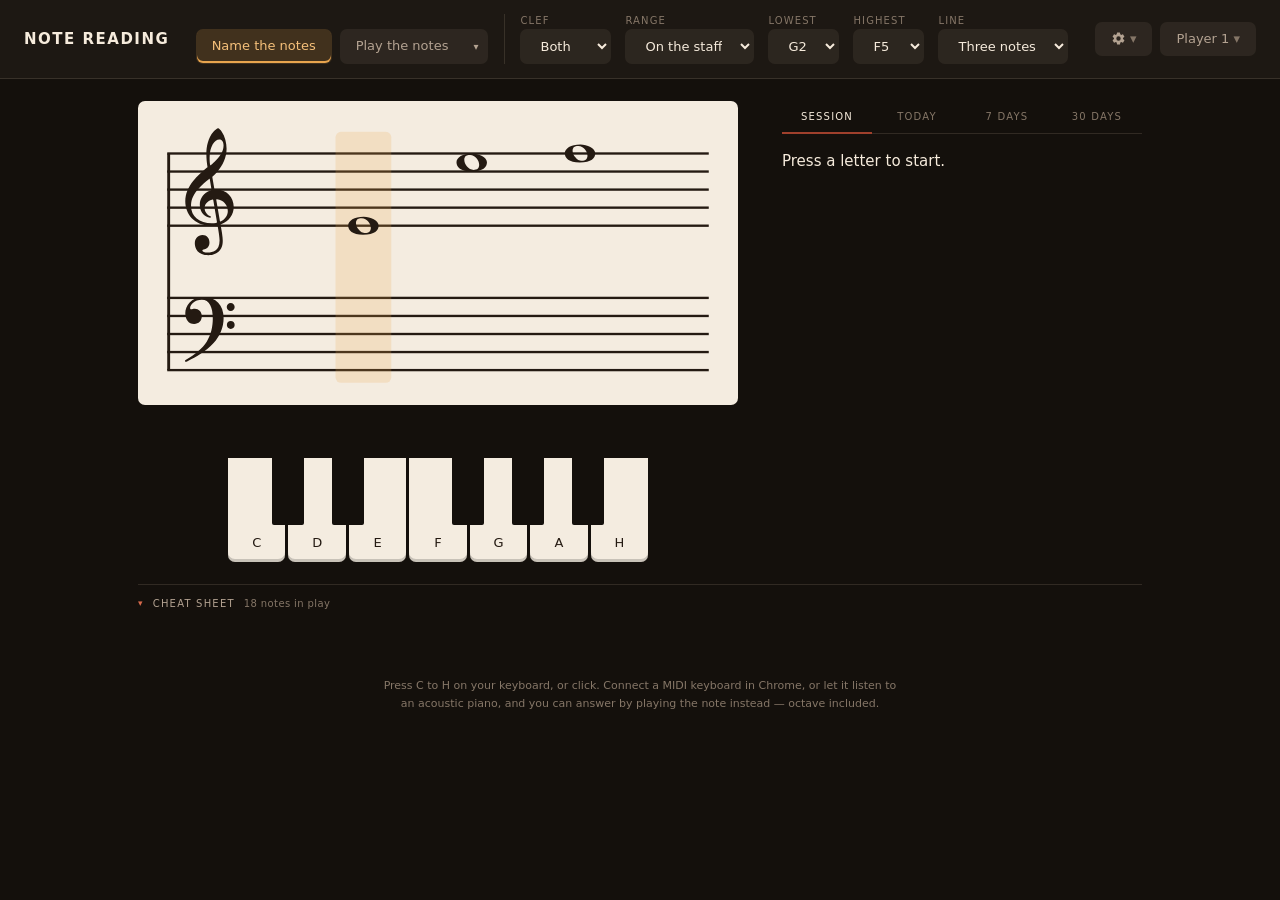
<file: index.html>
<!doctype html>
<html lang="en">
  <head>
    <meta charset="utf-8" />
    <meta name="viewport" content="width=device-width, initial-scale=1" />
    <title>Note reading</title>
    <link rel="stylesheet" href="style.css" />
  </head>
  <body>
    <header>
      <div class="bar">
        <h1>Note reading</h1>

        <!-- Everything you set, on one line and in two groups: which deck,
             then what it asks for. Playing is a split button — the deck is
             the button, and its caret opens what it is played into, anchored
             to the button so opening it covers the page rather than pushing
             it down. Naming has nothing of its own to set up. -->
        <div class="middle">
          <div class="decks">
            <button id="name-deck" class="deck" type="button" aria-pressed="true">
              Name the notes
            </button>

            <span id="play-split" class="deck-split">
              <button id="play-deck" class="deck" type="button" aria-pressed="false">
                Play the notes
              </button>
              <button
                id="play-open"
                class="deck-caret"
                type="button"
                popovertarget="play-menu"
                aria-expanded="false"
                title="What to play into"
              ></button>

              <!-- A choice, not a readout: whichever row is lit is the one
                   answering. They were two lines of status that looked like
                   options, which left no way to say "use the microphone" when
                   a MIDI keyboard was also plugged in. -->
              <div id="play-menu" class="popmenu" popover>
                <p class="menu-head">Playing into</p>
                <button id="use-midi" class="source-row" type="button">
                  <span class="source-label">MIDI keyboard</span>
                  <span id="midi-status" class="source-what"></span>
                </button>
                <button id="use-mic" class="source-row" type="button">
                  <span class="source-label">Microphone</span>
                  <span id="mic-status" class="source-what"></span>
                  <span id="mic-level" hidden>
                    <span class="meter">
                      <span id="mic-fill" class="meter-fill"></span>
                      <span id="mic-mark" class="meter-mark"></span>
                    </span>
                  </span>
                </button>
                <button id="tune" class="toggle" type="button" title="Turn the microphone on first">
                  Tune to my piano
                </button>
                <button id="check" class="toggle" type="button" title="Turn the microphone on first">
                  Test with four notes
                </button>
                <button id="debug-record" class="toggle" type="button" title="Turn the microphone on first">
                  Record for debugging
                </button>
                <p id="tuning-result" class="source-alt" hidden></p>
              </div>
            </span>
          </div>

          <!-- What the drill asks for, behind a rule: the same bar, the other
               group. Left to right in the order they compose — clef, then how
               far past it, then the two pitch limits — and last how many of
               those notes to read at once. -->
          <div class="controls">
            <span class="setting">
              <label for="clefs">Clef</label>
              <select id="clefs">
                <option value="both">Both</option>
                <option value="treble">Treble</option>
                <option value="bass">Bass</option>
              </select>
            </span>
            <span class="setting">
              <label for="ledgers">Range</label>
              <select id="ledgers">
                <option value="0">On the staff</option>
                <option value="1">One ledger</option>
                <option value="2">Two ledgers</option>
              </select>
            </span>
            <span class="setting">
              <label for="lowest">Lowest</label>
              <select id="lowest"></select>
            </span>
            <span class="setting">
              <label for="highest">Highest</label>
              <select id="highest"></select>
            </span>
            <span class="setting">
              <label for="sequence">Line</label>
              <select id="sequence">
                <option value="1">One note</option>
                <option value="2">Two notes</option>
                <option value="3">Three notes</option>
                <option value="4">Four notes</option>
              </select>
            </span>
          </div>
        </div>

        <div class="bar-end">
          <!-- Settings that belong to neither deck in particular. -->
          <button
            id="settings-button"
            class="chip"
            type="button"
            popovertarget="settings-menu"
            aria-expanded="false"
            aria-label="Settings"
            title="Settings"
          >
            <svg class="cog" viewBox="0 0 24 24" aria-hidden="true">
              <path
                d="M19.14 12.94a7.1 7.1 0 0 0 0-1.88l2.03-1.58a.5.5 0 0 0 .12-.64l-1.92-3.32a.5.5 0 0 0-.61-.22l-2.39.96a7 7 0 0 0-1.62-.94l-.36-2.54a.5.5 0 0 0-.5-.42h-3.84a.5.5 0 0 0-.49.42l-.36 2.54a7.3 7.3 0 0 0-1.62.94l-2.39-.96a.5.5 0 0 0-.61.22L2.71 8.84a.5.5 0 0 0 .12.64l2.03 1.58a7.1 7.1 0 0 0 0 1.88l-2.03 1.58a.5.5 0 0 0-.12.64l1.92 3.32a.5.5 0 0 0 .61.22l2.39-.96c.5.38 1.04.7 1.62.94l.36 2.54a.5.5 0 0 0 .49.42h3.84a.5.5 0 0 0 .5-.42l.36-2.54a7 7 0 0 0 1.62-.94l2.39.96a.5.5 0 0 0 .61-.22l1.92-3.32a.5.5 0 0 0-.12-.64zM12 15.5a3.5 3.5 0 1 1 0-7 3.5 3.5 0 0 1 0 7z"
              />
            </svg>
          </button>
          <div id="settings-menu" class="popmenu" popover>
            <p class="menu-head">Sound</p>
            <label class="setting-check" for="sound">
              <input id="sound" type="checkbox" /> Hear the note when I answer
            </label>
          </div>

          <button
            id="player-button"
            class="chip"
            type="button"
            popovertarget="player-menu"
            aria-expanded="false"
          >
            <span id="player-name">Player</span>
          </button>
          <div id="player-menu" class="popmenu" popover>
            <p class="menu-head">Who is practising</p>
            <div id="player-list"></div>
            <button id="player-add" class="menu-item" type="button">Add player…</button>
            <button id="player-rename" class="menu-item" type="button">Rename…</button>

            <p class="menu-head">The record</p>
            <button id="history-export" class="menu-item" type="button">Export…</button>
            <label class="menu-item" for="history-import">Import…</label>
            <input id="history-import" type="file" accept="application/json,.json" />
            <button id="reset" class="menu-item" type="button">Start over</button>
          </div>
        </div>
      </div>

      <div id="name-form" class="bar bar-settings" hidden>
        <label for="name-input">Name</label>
        <input id="name-input" type="text" maxlength="40" autocomplete="off" />
        <button id="name-save" class="toggle" type="button">Save</button>
        <button id="name-cancel" class="toggle" type="button">Cancel</button>
      </div>
    </header>

    <main>
      <div class="drill">
        <div class="sheet">
          <svg id="staff" class="stave" viewBox="-4 -12 268 124" role="img" aria-label="Notes to read on a grand staff"></svg>
        </div>

        <p id="verdict" class="verdict" role="status" aria-live="polite"></p>

        <!-- While the microphone is open: the level against what a strike
             has to clear right now, and what became of the last few strikes,
             newest first — the ones that answered nothing included. -->
        <div id="listen" class="listen" hidden>
          <span class="meter">
            <span id="listen-fill" class="meter-fill"></span>
            <span id="listen-mark" class="meter-mark"></span>
          </span>
          <ol id="strikes" class="strikes" aria-label="What the microphone heard, newest first"></ol>
          <p id="debug-bar" class="debug-bar" hidden>
            <span class="debug-dot" aria-hidden="true"></span>
            Recording <span id="debug-time">0:00</span>
            <button id="debug-save" class="toggle" type="button">Stop and save</button>
          </p>
        </div>

        <div class="keyboard">
          <div id="answers"></div>
          <div class="black-keys" aria-hidden="true">
            <span class="black-key" style="left: 10.5%"></span>
            <span class="black-key" style="left: 24.8%"></span>
            <span class="black-key" style="left: 53.4%"></span>
            <span class="black-key" style="left: 67.6%"></span>
            <span class="black-key" style="left: 81.9%"></span>
          </div>
        </div>

        <div id="tuning" hidden>
          <p id="tuning-prompt"></p>
          <div id="tuning-keys" class="sheet"></div>
          <p class="tuning-hint">The dot is middle C. Black keys are only there to find your place by.</p>
          <button id="tuning-stop" class="toggle" type="button">Stop tuning</button>
        </div>

        <!-- Testing the microphone against a line you know: the same four
             notes over and over, and how many of each it made out. -->
        <div id="checking" hidden>
          <p id="checking-prompt"></p>
          <p id="checking-result"></p>
          <button id="checking-stop" class="toggle" type="button">Stop testing</button>
        </div>
      </div>

      <!-- The record. One panel, four spans: the session is simply the first
           of them, which is what the Show history button and its Over
           dropdown were between them saying less clearly. -->
      <aside class="record">
        <div id="tabstrip" class="tabstrip" role="tablist"></div>
        <p id="stats" class="panel-sum"></p>
        <p id="stats-vs" class="panel-vs"></p>
        <div id="breakdown" class="rows"></div>
        <p id="breakdown-key" class="panel-key" hidden></p>
      </aside>

      <section class="cheat-row">
        <button
          id="cheat-toggle"
          class="drawer-head"
          type="button"
          aria-expanded="false"
          aria-controls="cheat-sheet"
        >
          Cheat sheet <span id="cheat-count" class="drawer-note"></span>
        </button>
        <div id="cheat-sheet" hidden></div>
      </section>
    </main>

    <footer>
      <p>
        Press C to H on your keyboard, or click. Connect a MIDI keyboard in Chrome,
        or let it listen to an acoustic piano, and you can answer by playing the
        note instead — octave included.
      </p>
    </footer>

    <script type="module" src="app.js"></script>
  </body>
</html>
</file>
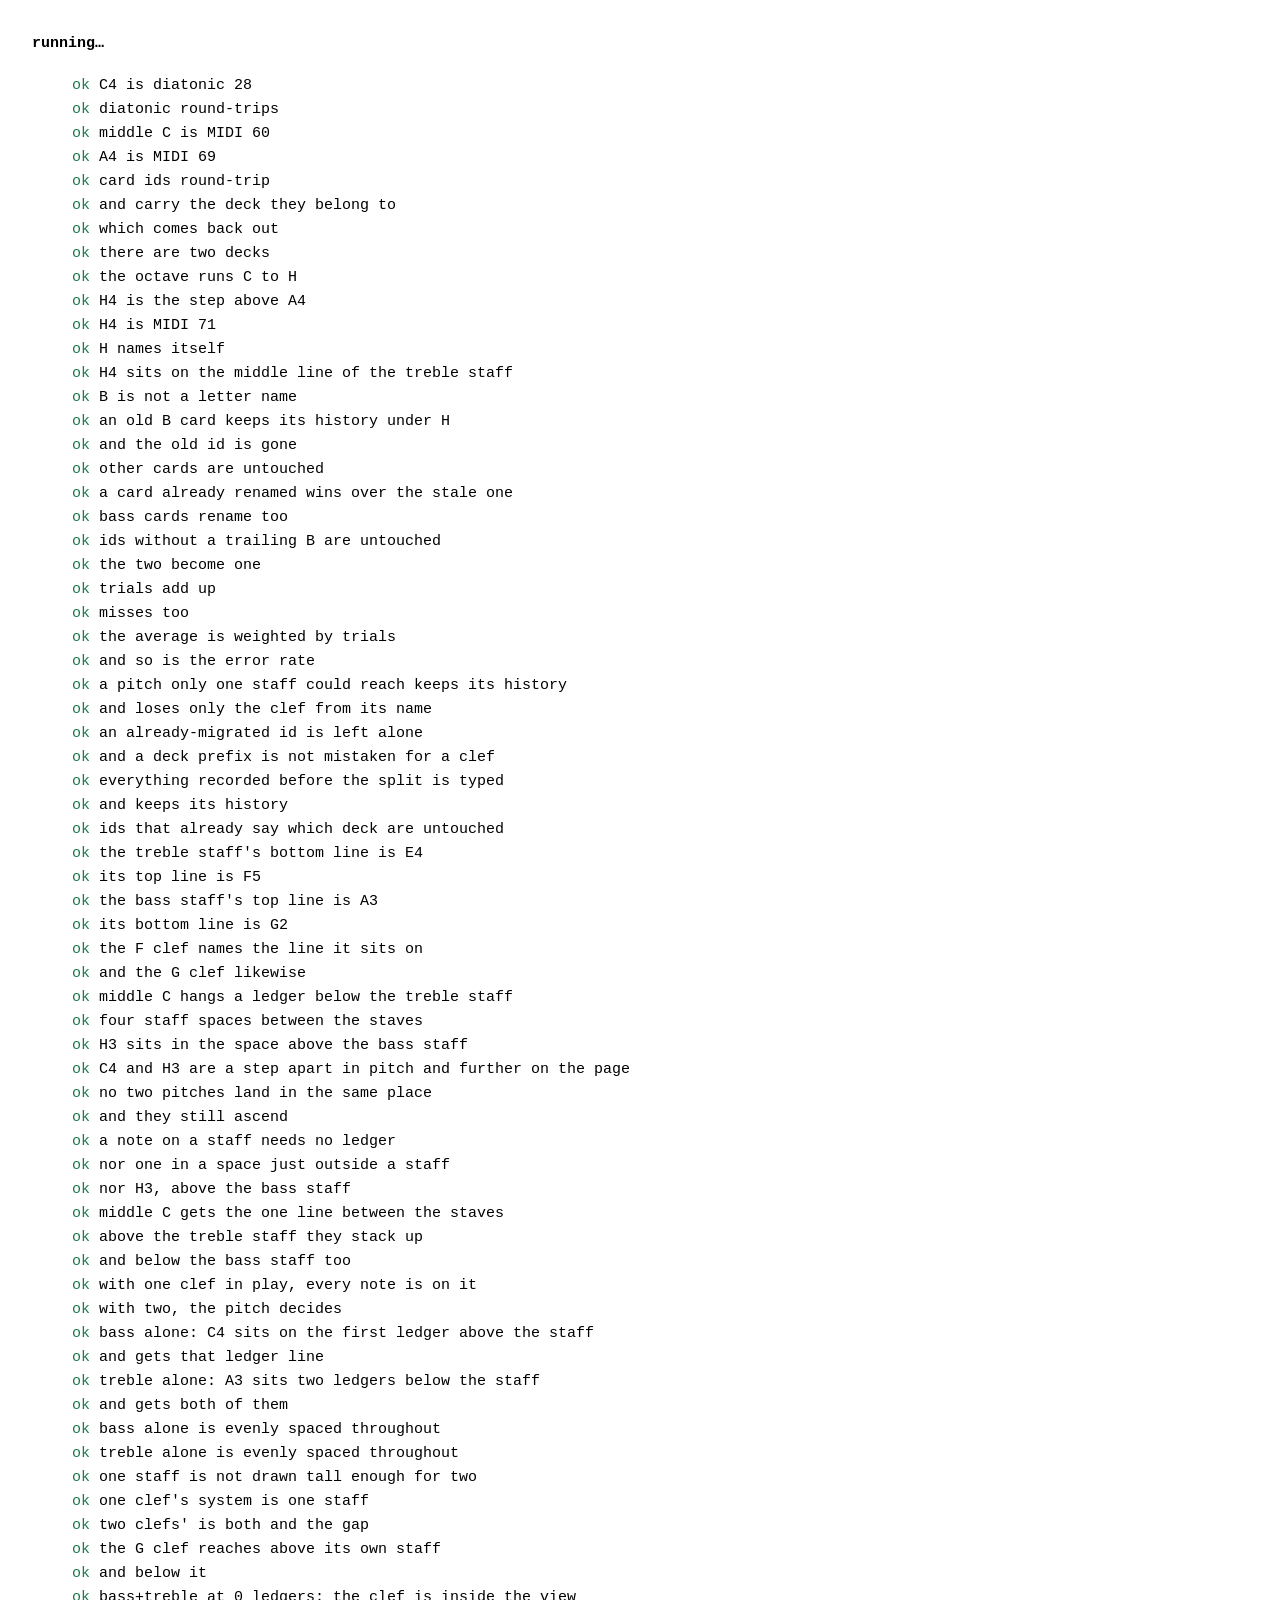
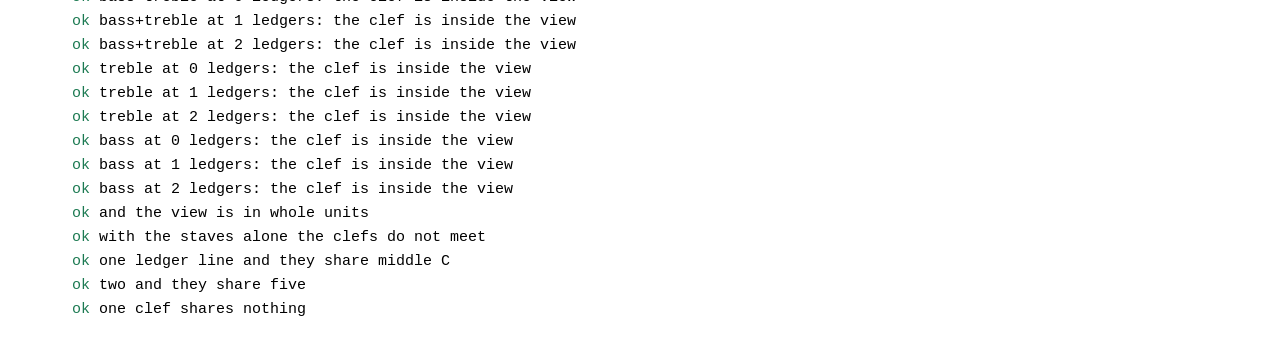
<file: tests.html>
<!doctype html>
<html lang="en">
  <head>
    <meta charset="utf-8" />
    <title>Tests</title>
    <style>
      body {
        font: 15px/1.6 ui-monospace, "SF Mono", Menlo, monospace;
        margin: 32px;
        max-width: 760px;
      }
      li { list-style: none; }
      .pass::before { content: "ok   "; color: #1c7a52; }
      .fail::before { content: "FAIL "; color: #c9432c; }
      .fail { color: #c9432c; }
      #summary { font-weight: bold; margin-bottom: 18px; }
    </style>
  </head>
  <body>
    <p id="summary">running…</p>
    <ul id="out"></ul>

    <script type="module">
      // The assertions live in tests/assertions.js so that this page and
      // `node tests/run.js` check the same things. This page is only a
      // reporter.
      import { run } from "./tests/assertions.js";

      const out = document.getElementById("out");
      const { passed, failed } = run((name, ok, detail) => {
        const li = document.createElement("li");
        li.className = ok ? "pass" : "fail";
        li.textContent = name + (detail ? "  — " + detail : "");
        out.appendChild(li);
      });

      const summary = document.getElementById("summary");
      summary.textContent = `${passed} passed, ${failed} failed`;
      summary.style.color = failed ? "#c9432c" : "#1c7a52";
    </script>
  </body>
</html>
</file>
<file: style.css>
/* A jazz record's palette: a warm black room, one lit cream sheet, and red
   and orange for everything that has to catch the eye. No blue, no serif in
   the chrome — the serif survives only in the note names printed on the
   paper, where a serif belongs.
   Red and orange carry meaning rather than decorating: a slow note's bar is
   deep red and shrinks toward the line to beat, a note inside it turns amber,
   a wrong answer is red and a right one amber. */

:root {
  --sans: ui-sans-serif, system-ui, -apple-system, "Segoe UI", "Helvetica Neue", Arial, sans-serif;
  --serif: "Iowan Old Style", Palatino, "Book Antiqua", Georgia, serif;

  --night: #14100c;
  --surface: #1d1813;
  --raised: #29211a;
  --hair: rgba(255, 228, 196, 0.12);
  --edge: transparent;
  --text: #f6ebdc;
  --muted: #b3a291;
  --faint: #857667;
  --hot: #a0402c;
  --hot-lit: #d76a4c;
  --warm: #e8a44e;
  --warm-lit: #f5c07a;

  /* The sheet, and what is printed on it. Brighter than the room is dim: the
     one surface you actually read has to be lit. */
  --paper: #f4ece0;
  --ink: #241a12;
  --ink-faint: #b8a78e;
  /* Feedback has to read on cream, where amber and red both do and the
     lighter versions used on black do not. */
  --ink-right: #8a6415;
  --ink-wrong: #9e3324;

  --radius: 7px;
  --pad-y: 8px;
  --pad-x: 15px;
  --title-size: 15px;
  --title-track: 0.10em;
  --rhythm: 22px;
  --control-fill: rgba(255, 228, 196, 0.07);
  --control-fill-hover: rgba(255, 228, 196, 0.13);
  --numerals: var(--sans);
}

/* ========================================================================
   Shared structure. One rule per thing, every colour and measure a token.
   ======================================================================== */

* {
  box-sizing: border-box;
}

[hidden] {
  display: none !important;
}

:focus-visible {
  outline: 2px solid var(--warm);
  outline-offset: 2px;
}

body {
  margin: 0;
  min-height: 100vh;
  background: var(--night);
  color: var(--text);
  font-family: var(--sans);
  font-size: 13px;
  line-height: 1.5;
  -webkit-font-smoothing: antialiased;
}

/* --- header -------------------------------------------------------------- */

header {
  background: var(--surface);
  border-bottom: 1px solid var(--hair);
}

/* Full width, unlike the page below it: the title belongs at the left edge of
   the window and the player at the right, which a bar capped to the content
   column cannot do — it left both of them a couple of hundred pixels adrift
   on a wide screen. The gutter is the only thing they share with the page. */
.bar {
  padding: 14px 24px;
  display: flex;
  align-items: center;
  gap: 18px;
  flex-wrap: wrap;
}

/* Small, heavy and tracked rather than large and quiet: at this size the
   letterspacing is doing the work a serif used to be asked to do. */
h1 {
  margin: 0;
  white-space: nowrap;
  font-size: var(--title-size);
  font-weight: 700;
  letter-spacing: var(--title-track);
  text-transform: uppercase;
  color: var(--text);
}

.bar-end {
  display: flex;
  justify-content: flex-end;
  gap: 8px;
}

/* Everything you set, between the title and the player: which deck, a rule,
   and what the drill asks for. One bar rather than two, because the second
   was a strip of four selects with nothing else on it — and it wraps to a
   second line by itself when the window cannot hold one. */
.middle {
  flex: 1;
  display: flex;
  /* Bottom-aligned, not centred: the fields carry a caption above them and
     the decks do not, so centring left the two groups' buttons sitting at
     different heights. Their bottom edges are the line they share. */
  align-items: flex-end;
  justify-content: center;
  gap: 16px;
  flex-wrap: wrap;
}

.controls {
  display: flex;
  align-items: flex-end;
  align-self: stretch;
  gap: 6px 14px;
  flex-wrap: wrap;
  padding-left: 15px;
  border-left: 1px solid var(--hair);
}

/* All that is left on a bar of its own: the rename form, which appears for
   as long as it takes to type a name. */
.bar-settings {
  padding-top: 0;
  padding-bottom: 12px;
  gap: 9px;
}

/* Label above its control, not beside it. Beside it, the four fields wanted
   about 515px and pushed the decks onto a line of their own; stacked they
   want about 320, which is what lets one bar hold the lot. It is also the
   tidier arrangement: a caps label is a caption, and captions sit above. */
.setting {
  display: inline-flex;
  flex-direction: column;
  align-items: flex-start;
  gap: 2px;
}

/* Field labels are the quietest type on the page: the eye can skip them
   entirely once the drill is running. Scoped to the bar they belong to — as a
   bare element selector this reached every label on the page, and set the
   sound checkbox and the Import item in tracked capitals. */
.controls label,
.bar-settings label {
  color: var(--faint);
  font-size: 10px;
  line-height: 1.3;
  text-transform: uppercase;
  letter-spacing: 0.11em;
}

/* --- controls: filled, not outlined -------------------------------------- */

select,
.toggle,
.deck,
.deck-caret,
.chip {
  font-family: var(--sans);
  font-size: 13px;
  line-height: 1.3;
  color: var(--muted);
  background: var(--control-fill);
  border: 1px solid var(--edge);
  border-radius: var(--radius);
  padding: var(--pad-y) var(--pad-x);
  cursor: pointer;
  transition:
    color 0.13s ease,
    background-color 0.13s ease,
    border-color 0.13s ease;
}

select {
  color: var(--text);
}

select:hover,
.toggle:hover,
.chip:hover,
.deck:hover,
.deck-caret:hover {
  color: var(--text);
  background: var(--control-fill-hover);
}

.chip::after {
  content: " ▾";
  color: var(--faint);
}

.decks {
  display: flex;
  align-items: flex-end;
  gap: 8px;
}

.deck-split {
  position: relative;
  display: inline-flex;
}

.deck-split .deck {
  border-radius: var(--radius) 0 0 var(--radius);
}

/* The deck you are on is lit rather than inverted: a tint of the accent, its
   own colour for the text, and a rule under it. */
.deck[aria-pressed="true"] {
  color: var(--warm-lit);
  background: color-mix(in oklab, var(--warm) 18%, transparent);
  box-shadow: inset 0 -2px 0 var(--warm);
}

.deck-caret {
  border-radius: 0 var(--radius) var(--radius) 0;
  border-left: none;
  padding-left: 9px;
  padding-right: 9px;
  font-size: 10px;
}

.deck-caret::before {
  content: "▾";
}

.deck-caret[aria-expanded="true"] {
  color: var(--text);
}

.deck-caret[aria-expanded="true"]::before {
  content: "▴";
}

/* --- the menu that hangs off a deck -------------------------------------- */

.popmenu {
  /* Shut unless something says otherwise. Not left to the UA's own
     [popover]:not(:popover-open) { display: none }, which is an
     author-beatable rule — the same trap [hidden] sets above, and the reason
     every menu once showed at once: a display declared here outranks it. */
  display: none;
  /* Drawn in the browser's top layer, which is the whole reason for a
     popover: it cannot be laid out in the flow of the page, cannot be clipped
     by an ancestor, and needs no z-index. The cost is that the top layer is
     not laid out by the page either — the UA centres a popover in the window
     -- so app.js places each one under the button it belongs to. */
  position: fixed;
  inset: auto;
  margin: 0;
  min-width: 220px;
  padding: 12px 14px;
  background: var(--raised);
  border: 1px solid var(--hair);
  border-radius: var(--radius);
  box-shadow: 0 18px 40px rgba(0, 0, 0, 0.6);
  flex-direction: column;
  gap: 4px;
  text-align: left;
}

/* Open, either way: the browser's own state where there is a top layer, and
   a class where the fallback is hiding and showing it in place. */
.popmenu:popover-open,
.popmenu.is-open {
  display: flex;
}

/* Two labelled rows and a level meter need more room than one checkbox. */
#play-menu {
  min-width: 360px;
}

/* A row you can pick, laid out like a menu item with a label column. */
.source-row {
  font: inherit;
  font-size: 13px;
  display: flex;
  align-items: center;
  gap: 10px;
  width: 100%;
  color: var(--muted);
  background: transparent;
  border: none;
  border-radius: calc(var(--radius) / 2);
  padding: 5px 7px;
  margin: 0 -7px;
  text-align: left;
  cursor: pointer;
  transition:
    color 0.13s ease,
    background-color 0.13s ease;
}

.source-row:hover:not(:disabled) {
  background: var(--control-fill-hover);
}

/* The one that is actually feeding the drill. */
.source-row[aria-current="true"] {
  background: color-mix(in oklab, var(--warm) 14%, transparent);
}

.source-row[aria-current="true"] .source-what {
  color: var(--warm-lit);
}

.source-row:disabled {
  cursor: default;
  opacity: 0.55;
}

/* A label column, so the two sources read as a pair of alternatives — and in
   the same type as a menu item, since that is what a row is. */
.source-label {
  min-width: 8.4em;
  color: var(--faint);
  font-size: 13px;
}

.source-what {
  color: var(--text);
  font-size: 13px;
}

.source-what.is-off {
  color: var(--faint);
}

#mic-level {
  flex: 1;
  min-width: 70px;
  max-width: 170px;
}

.meter {
  position: relative;
  display: block;
  height: 6px;
  background: rgba(255, 255, 255, 0.10);
  border-radius: calc(var(--radius) / 2);
}

.meter-fill {
  display: block;
  height: 100%;
  background: var(--warm);
}

.meter-mark {
  position: absolute;
  top: -3px;
  bottom: -3px;
  width: 2px;
  background: var(--hot-lit);
}

.source-alt {
  margin: 2px 0 0;
  color: var(--faint);
  font-size: 11px;
  line-height: 1.5;
}

/* The settings button: a cog where the player's chip has a name. */
.cog {
  width: 15px;
  height: 15px;
  fill: currentColor;
  vertical-align: -3px;
}

/* Sounding the note back: a setting, in the settings menu. */
.setting-check {
  display: flex;
  align-items: center;
  gap: 9px;
  color: var(--muted);
  font-size: 13px;
  cursor: pointer;
}

.setting-check input {
  accent-color: var(--warm);
}

/* Every menu has the same anatomy: a section heading in the page's quietest
   type, then rows. Without it the player's menu was bare text on a panel and
   the two decks' menus looked like different kinds of thing — one a row of
   tracked-caps labels, the other a lone sentence. */
.menu-head {
  margin: 0;
  color: var(--faint);
  font-size: 10px;
  text-transform: uppercase;
  letter-spacing: 0.12em;
}

.menu-head:not(:first-child) {
  margin-top: 9px;
}

#player-list {
  display: flex;
  flex-direction: column;
  gap: 1px;
}

.menu-item {
  font: inherit;
  font-size: 13px;
  color: var(--muted);
  background: transparent;
  border: none;
  border-radius: calc(var(--radius) / 2);
  padding: 4px 7px;
  margin: 0 -7px;
  text-align: left;
  cursor: pointer;
  transition:
    color 0.13s ease,
    background-color 0.13s ease;
}

.menu-item:hover {
  color: var(--text);
  background: var(--control-fill-hover);
}

/* The player you are. A tick would need a column of its own; lit is enough. */
.menu-item[aria-current="true"] {
  color: var(--warm-lit);
}

label.toggle,
label.menu-item {
  cursor: pointer;
}

/* The file input hides behind its own label, which is styled as a menu item;
   a bare file input cannot be. */
#history-import {
  position: absolute;
  width: 1px;
  height: 1px;
  opacity: 0;
  pointer-events: none;
}

/* Renaming and adding a player, under the settings bar. */
#name-form {
  gap: 9px;
}

#name-input {
  font-family: var(--sans);
  font-size: 13px;
  color: var(--text);
  background: var(--control-fill);
  border: 1px solid var(--hair);
  border-radius: var(--radius);
  padding: var(--pad-y) var(--pad-x);
}

/* --- the page ------------------------------------------------------------ */

main {
  width: 100%;
  max-width: 1044px;
  margin: 0 auto;
  padding: var(--rhythm) 20px 44px;
  display: grid;
  grid-template-columns: minmax(0, 1fr) 360px;
  gap: var(--rhythm) 44px;
  align-items: start;
}

.drill {
  max-width: 600px;
}

/* The sheet is the only light surface on the page, and needs no shadow to
   say so on a black ground. */
.sheet {
  background: var(--paper);
  padding: 20px 22px;
  border-radius: var(--radius);
}

.stave {
  display: block;
  width: 100%;
  height: auto;
}

.stave .rule,
.stave .clef,
.stave .notehead {
  fill: var(--ink);
}

/* Note names under the cheat sheet's staves, in user units — so they scale
   with the engraving, and are given two units more than the drill's own type
   would need to survive being drawn at two thirds the size. */
.stave .note-label {
  fill: var(--ink);
  font-family: var(--serif);
  font-size: 13px;
  text-anchor: middle;
}

.stave .rule.is-out,
.stave .notehead.is-out,
.stave .note-label.is-out {
  fill: var(--ink-faint);
}

/* Behind the note being answered in a line. A tint rather than anything done
   to the notehead: the note being read should look like every note on a
   real page, and the ones already answered change colour on their own. */
#staff .cursor {
  fill: var(--warm);
  opacity: 0.2;
}

#staff .notehead.is-correct {
  fill: var(--ink-right);
}

#staff .notehead.is-wrong {
  fill: var(--ink-wrong);
}

.verdict {
  min-height: 1.6em;
  margin: 18px 0 10px;
  text-align: center;
  font-size: 16px;
  color: var(--muted);
}

.verdict.is-correct {
  color: var(--warm-lit);
}

.verdict.is-wrong {
  color: var(--hot-lit);
}

/* --- listening ----------------------------------------------------------- */

/* Under the verdict and as wide as the keys, so the level and what became of
   each strike sit where the eye already is while playing. */
.listen {
  max-width: 420px;
  margin: 0 auto 16px;
}

.listen .meter {
  height: 8px;
}

.strikes {
  display: flex;
  flex-wrap: wrap;
  justify-content: center;
  gap: 6px;
  min-height: 22px;
  margin: 10px 0 0;
  padding: 0;
  list-style: none;
}

.strike {
  padding: 2px 9px;
  border-radius: 999px;
  background: var(--control-fill);
  color: var(--muted);
  font-size: 12px;
  white-space: nowrap;
}

.strike.is-right {
  color: var(--warm-lit);
}

.strike.is-wrong {
  color: var(--hot-lit);
}

/* A strike that answered nothing: the thing this row exists to show, so the
   one kind with a fill of its own. */
.strike.is-lost {
  background: color-mix(in oklab, var(--hot) 32%, transparent);
  color: var(--text);
}

.strike:nth-child(n + 4) {
  opacity: 0.55;
}

/* --- the answer keys ----------------------------------------------------- */

.keyboard {
  position: relative;
  margin: 0 auto;
  max-width: 420px;
}

#answers {
  display: grid;
  grid-template-columns: repeat(7, 1fr);
  gap: 3px;
}

.answer {
  font-family: var(--sans);
  font-size: 13px;
  font-weight: 500;
  color: var(--ink);
  background: var(--paper);
  border: none;
  border-radius: 0 0 var(--radius) var(--radius);
  box-shadow: inset 0 -3px 0 rgba(0, 0, 0, 0.18);
  height: 104px;
  padding-bottom: 12px;
  display: flex;
  align-items: flex-end;
  justify-content: center;
  cursor: pointer;
}

.answer:hover {
  background: color-mix(in oklab, var(--paper) 88%, var(--warm));
}

/* Drawn but not an answer: the playing deck is answered on the instrument,
   and a letter cannot say which octave. Still legible, because which letter
   sits where is worth seeing either way. */
#answers.is-idle .answer {
  opacity: 0.4;
  cursor: default;
  box-shadow: inset 0 -2px 0 rgba(0, 0, 0, 0.18);
}

#answers.is-idle .answer:hover {
  background: var(--paper);
}

.answer.is-pressed {
  background: color-mix(in oklab, var(--paper) 70%, var(--warm));
  box-shadow: inset 0 -1px 0 rgba(0, 0, 0, 0.18);
}

.black-keys {
  position: absolute;
  inset: 0;
  pointer-events: none;
}

.black-key {
  position: absolute;
  top: 0;
  width: 7.6%;
  height: 64%;
  background: var(--night);
  border-radius: 0 0 2px 2px;
}

/* --- the record --------------------------------------------------------- */

.record {
  min-width: 0;
}

.tabstrip {
  display: flex;
  border-bottom: 1px solid var(--hair);
}

.tabstrip button {
  flex: 1;
  font: inherit;
  font-size: 10px;
  text-transform: uppercase;
  letter-spacing: 0.12em;
  color: var(--faint);
  background: transparent;
  border: none;
  border-bottom: 2px solid transparent;
  margin-bottom: -1px;
  padding: 8px 2px;
  cursor: pointer;
}

.tabstrip button:hover {
  color: var(--muted);
}

.tabstrip button[aria-selected="true"] {
  color: var(--text);
  border-bottom-color: var(--hot);
}

.panel-sum {
  margin: 16px 0 3px;
  color: var(--text);
  font-size: 15px;
  font-family: var(--numerals);
  font-variant-numeric: tabular-nums;
}

.panel-vs {
  margin: 0 0 16px;
  color: var(--faint);
  font-size: 12px;
}

.rows {
  display: flex;
  flex-direction: column;
  gap: 6px;
}

.bar-row {
  display: grid;
  grid-template-columns: 1em 2.4em 1fr 2.4em 2.8em 3.2em;
  gap: 8px;
  align-items: center;
  font-size: 12px;
  font-family: var(--numerals);
  color: var(--muted);
}

/* Recorded, but not asked for at the current range — the same fading the
   cheat sheet gives a note the limits exclude. The whole row goes, bar
   included: it is the row that is out of play, not one column of it. */
.bar-row.is-out {
  opacity: 0.45;
}

.bar-row[role="button"] {
  cursor: pointer;
}

.bar-row[role="button"]:focus-visible {
  outline: 1px solid var(--muted);
  outline-offset: 2px;
}

.bar-toggle {
  color: var(--faint);
  text-align: center;
}

.bar-row[aria-expanded="true"] .bar-toggle {
  color: var(--text);
}

/* One note's distances, indented under its row: the sign's slot and the
   name's, given to a band's label. */
.bar-bands {
  display: flex;
  flex-direction: column;
  gap: 6px;
  margin: 0 0 6px;
}

.bar-row.is-band {
  grid-template-columns: 1em 6.2em 1fr 2.4em 2.8em 3.2em;
  font-size: 11px;
}

.bar-row.is-band .bar-name {
  grid-column: 2;
  color: var(--muted);
  font-weight: 400;
}

.bar-track.is-empty {
  height: auto;
  background: none;
  color: var(--faint);
  font-family: var(--sans);
}

.bar-empty {
  margin: 0 0 6px 1.8em;
  color: var(--faint);
  font-size: 11px;
}

.bar-name {
  color: var(--text);
  font-family: var(--sans);
  font-weight: 500;
}

.bar-count,
.bar-accuracy,
.bar-time {
  text-align: right;
  font-variant-numeric: tabular-nums;
}

.bar-count,
.bar-accuracy {
  color: var(--faint);
}

.bar-track {
  position: relative;
  height: 5px;
  background: rgba(255, 255, 255, 0.07);
}

/* Slow is red and shrinks toward the line; inside it, the note turns amber. */
.bar-fill {
  display: block;
  height: 100%;
  background: var(--hot);
}

.bar-fill.is-fluent {
  background: var(--warm);
}

.bar-time.is-fluent {
  color: var(--warm-lit);
}

.bar-mark {
  position: absolute;
  top: -3px;
  bottom: -3px;
  width: 1px;
  background: var(--text);
  opacity: 0.55;
}

.panel-key {
  margin: 16px 0 0;
  color: var(--faint);
  font-size: 11px;
  line-height: 1.5;
}

/* --- the cheat sheet, downstairs ---------------------------------------- */

.cheat-row {
  grid-column: 1 / -1;
}

.drawer-head {
  width: 100%;
  display: flex;
  align-items: center;
  gap: 9px;
  font: inherit;
  font-size: 10px;
  text-transform: uppercase;
  letter-spacing: 0.12em;
  color: var(--muted);
  background: transparent;
  border: none;
  border-top: 1px solid var(--hair);
  padding: 11px 0;
  cursor: pointer;
}

.drawer-head::before {
  content: "▾";
  font-size: 9px;
  color: var(--hot-lit);
}

.drawer-note {
  color: var(--faint);
  letter-spacing: 0.04em;
  text-transform: none;
}

#cheat-sheet {
  margin-top: 4px;
  display: grid;
  gap: 18px;
}

/* The reference takes the whole row and is engraved smaller for it: its
   system is 888 user units against the drill's 308, so the same paper width
   draws it at about two thirds the size. That is the right way round — you
   read it between notes rather than while answering one — and it is what
   gives 29 notes room to sit side by side without their ledger lines
   touching. It is not capped to a fraction of the drill's scale: the width it
   needs is set by the engraving, not by a ratio. */

/* On a phone the engraving is held at a legible width and the paper scrolls. */
#cheat-sheet .sheet {
  overflow-x: auto;
}

#cheat-sheet .stave {
  min-width: 720px;
}

.cheat-clef {
  margin: 0 0 7px;
  color: var(--faint);
  font-size: 10px;
  text-transform: uppercase;
  letter-spacing: 0.12em;
}

/* --- the keyboard diagram ------------------------------------------------ */

/* The other half of the answer: which key a note is. Drawn on the same sheet
   as the staves, so it is lit the same way. */
.keys {
  display: block;
  width: 100%;
  height: auto;
  /* Twenty-nine keys shrunk to a phone are unreadable; the paper scrolls. */
  min-width: 430px;
}

.key {
  fill: var(--paper);
  stroke: var(--ink-faint);
  stroke-width: 0.6;
}

/* In play at the current settings. The staves fade what is excluded, because
   there the default is ink; here the default is a white key, so it is the
   inclusions that show. */
.key.is-in-range {
  fill: #ecd9b4;
}

.key.is-marked {
  fill: var(--ink-wrong);
}

.key-black {
  fill: var(--ink);
}

.key-label {
  fill: #6d5b46;
  font-family: var(--serif);
  font-size: 10px;
  text-anchor: middle;
}

.key-label.is-marked {
  fill: var(--ink-wrong);
  font-size: 11px;
}

.key-dot {
  fill: #6d5b46;
}

/* --- recording for debugging -------------------------------------------- */

.debug-bar {
  display: flex;
  align-items: center;
  justify-content: center;
  gap: 8px;
  margin: 12px 0 0;
  font-size: 12px;
  color: var(--muted);
  font-variant-numeric: tabular-nums;
}

.debug-dot {
  width: 8px;
  height: 8px;
  border-radius: 50%;
  background: var(--hot-lit);
}

/* --- testing with four notes ------------------------------------------- */

#checking {
  margin: 16px 0 0;
  text-align: center;
}

#checking-prompt {
  margin: 0 0 8px;
  font-size: 15px;
  color: var(--text);
}

#checking-result {
  margin: 0 0 13px;
  font-size: 13px;
  color: var(--muted);
  font-variant-numeric: tabular-nums;
}

/* A note the test line expected and never heard. */
#staff .notehead.is-missed {
  fill: var(--ink-faint);
}

/* --- tuning ------------------------------------------------------------- */

#tuning {
  margin: 16px 0 0;
  text-align: center;
}

#tuning-prompt {
  margin: 0 0 11px;
  font-size: 16px;
  color: var(--text);
}

#tuning-keys {
  overflow-x: auto;
}

.tuning-hint {
  margin: 9px 0 13px;
  font-size: 11px;
  color: var(--faint);
}

#tuning-result {
  margin: 12px 0 0;
  text-align: center;
  font-size: 13px;
  color: var(--muted);
}

.toggle:disabled {
  opacity: 0.4;
  cursor: default;
  color: var(--faint);
}

footer {
  max-width: 560px;
  margin: 0 auto;
  padding: 0 20px 40px;
  color: var(--faint);
  font-size: 11px;
  line-height: 1.6;
  text-align: center;
}

@media (max-width: 900px) {
  .middle {
    justify-content: flex-start;
  }

  .controls {
    padding-left: 0;
    border-left: none;
  }

  main {
    grid-template-columns: minmax(0, 1fr);
  }

  .drill {
    max-width: none;
  }

  #cheat-sheet > .sheet {
    max-width: none;
  }
}
</file>
